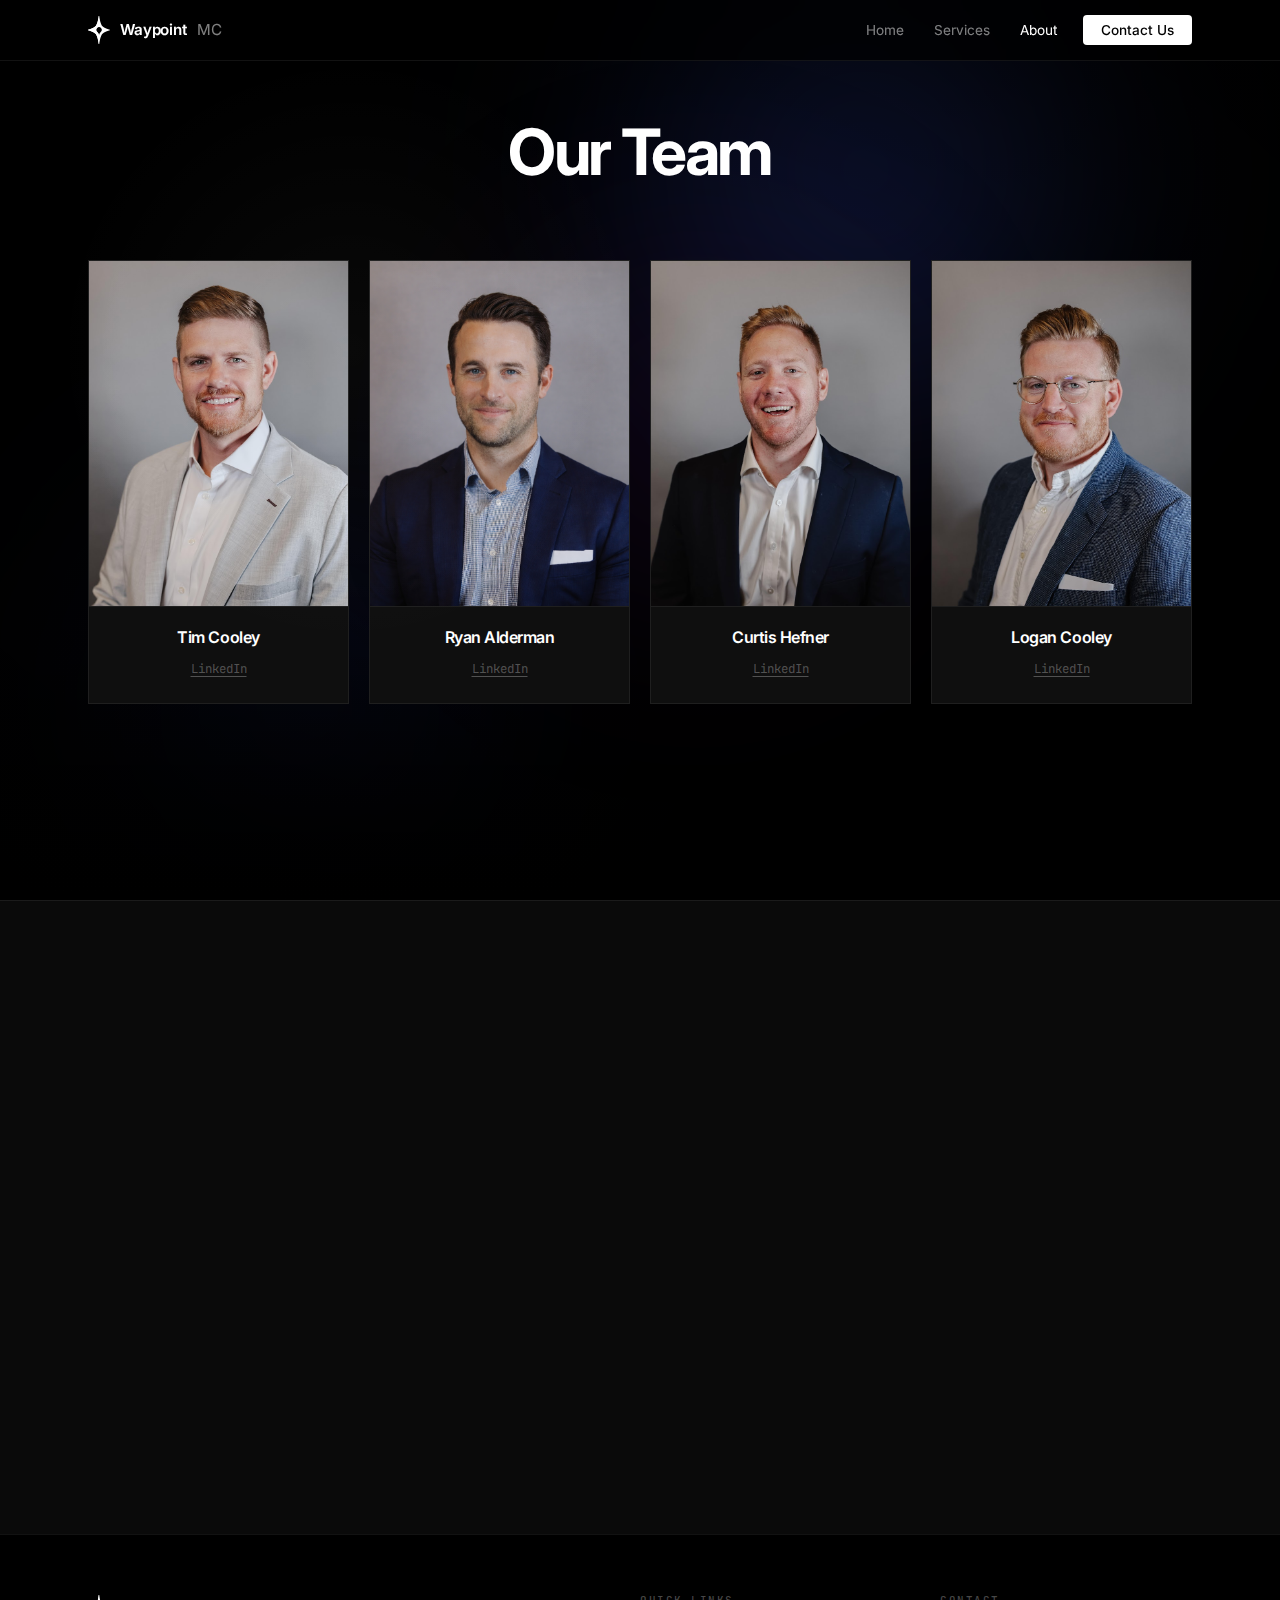
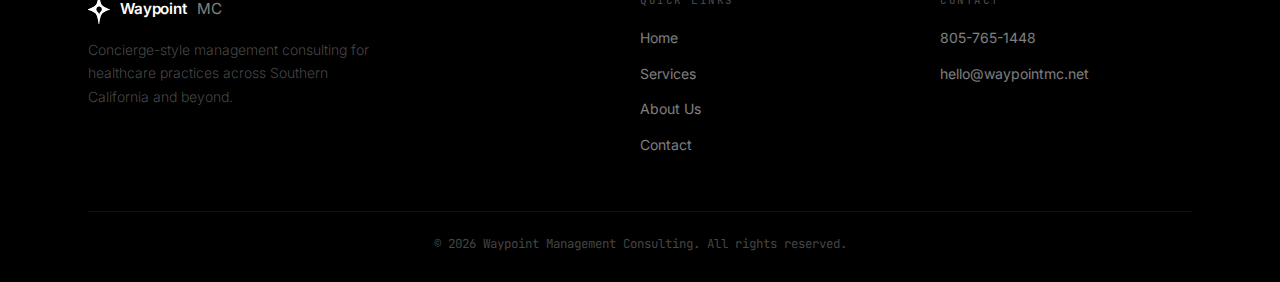
<file: about.html>
<!DOCTYPE html>
<html lang="en">
<head>
  <meta charset="UTF-8">
  <meta name="viewport" content="width=device-width, initial-scale=1.0">
  <title>About Us — Waypoint Management Consulting</title>
  <meta name="description" content="Meet the Waypoint team — experienced healthcare consultants dedicated to helping your practice thrive.">
  <link rel="preconnect" href="https://fonts.googleapis.com">
  <link rel="preconnect" href="https://fonts.gstatic.com" crossorigin>
  <link rel="stylesheet" href="css/style.css">
</head>
<body>

  <!-- Global cursor glow -->
  <div id="cursor-glow"></div>

  <!-- Navigation -->
  <nav class="nav">
    <div class="nav-inner">
      <a href="index.html" class="nav-logo">
        <img src="img/icon-white.svg" alt="Waypoint" width="28" height="36">
        Waypoint <span>MC</span>
      </a>
      <ul class="nav-links">
        <li><a href="index.html">Home</a></li>
        <li><a href="services.html">Services</a></li>
        <li><a href="about.html" class="active">About</a></li>
        <li><a href="contact.html" class="btn-nav">Contact Us</a></li>
      </ul>
      <button class="nav-toggle" aria-label="Toggle menu">
        <span></span><span></span><span></span>
      </button>
    </div>
  </nav>

  <!-- Hero + Team -->
  <section class="hero hero-page hero-team">
    <div class="hero-orbs">
      <div class="orb orb-1" style="background: radial-gradient(circle, rgba(30,45,115,0.5) 0%, transparent 70%);"></div>
      <div class="orb orb-2" style="background: radial-gradient(circle, rgba(18,25,75,0.42) 0%, transparent 70%);"></div>
      <div class="orb orb-3" style="background: radial-gradient(circle, rgba(55,18,85,0.32) 0%, transparent 70%);"></div>
    </div>
    <div class="container">
      <div class="hero-content">
        <h1>Our Team</h1>
      </div>
      <div class="team-grid stagger">
        <div class="team-card fade-in">
          <img class="team-card-img" src="img/tim.jpg" alt="Tim Cooley">
          <div class="team-card-info">
            <h3>Tim Cooley</h3>
            <a href="https://www.linkedin.com/in/cooleytim/" class="social-link" target="_blank">LinkedIn</a>
          </div>
        </div>
        <div class="team-card fade-in">
          <img class="team-card-img" src="img/ryan.jpg" alt="Ryan Alderman">
          <div class="team-card-info">
            <h3>Ryan Alderman</h3>
            <a href="https://www.linkedin.com/in/ryan-alderman-ab436aaa/" class="social-link" target="_blank">LinkedIn</a>
          </div>
        </div>
        <div class="team-card fade-in">
          <img class="team-card-img" src="img/curtis.jpg" alt="Curtis Hefner">
          <div class="team-card-info">
            <h3>Curtis Hefner</h3>
            <a href="https://www.linkedin.com/in/curtis-hefner/" class="social-link" target="_blank">LinkedIn</a>
          </div>
        </div>
        <div class="team-card fade-in">
          <img class="team-card-img" src="img/logan.jpg" alt="Logan Cooley">
          <div class="team-card-info">
            <h3>Logan Cooley</h3>
            <a href="https://www.linkedin.com/in/logan-cooley-8807bb4a/" class="social-link" target="_blank">LinkedIn</a>
          </div>
        </div>
      </div>
    </div>
  </section>

  <!-- Mission + Values -->
  <section class="section section-alt">
    <div class="container">
      <div class="about-split fade-in">
        <div class="about-mission">
          <span class="overline">Our Mission</span>
          <h2>We're In It With You</h2>
          <p>Waypoint was founded on a simple principle: the best consulting happens when you're fully embedded in the work — not advising from the sidelines. We show up every day, work alongside your team, and treat your success as our own.</p>
          <a href="contact.html" class="btn btn-primary" style="margin-top: 28px;">Get in Touch</a>
        </div>
        <div class="about-values stagger">
          <div class="about-value fade-in">
            <h4>Partnership</h4>
            <p>We don't just advise — we embed. Your challenges become our challenges, and your wins are our wins.</p>
          </div>
          <div class="about-value fade-in">
            <h4>Transparency</h4>
            <p>Clear communication, honest assessments, and no surprises. We keep you informed every step of the way.</p>
          </div>
          <div class="about-value fade-in">
            <h4>Results</h4>
            <p>Every strategy we build is tied to measurable outcomes. If it doesn't move the needle, we adjust until it does.</p>
          </div>
        </div>
      </div>
    </div>
  </section>

  <!-- Footer -->
  <footer class="footer">
    <div class="container">
      <div class="footer-grid">
        <div class="footer-brand">
          <a href="index.html" class="nav-logo">
            <img src="img/icon-white.svg" alt="Waypoint" width="28" height="36">
            Waypoint <span>MC</span>
          </a>
          <p>Concierge-style management consulting for healthcare practices across Southern California and beyond.</p>
        </div>
        <div>
          <h4>Quick Links</h4>
          <ul class="footer-links">
            <li><a href="index.html">Home</a></li>
            <li><a href="services.html">Services</a></li>
            <li><a href="about.html">About Us</a></li>
            <li><a href="contact.html">Contact</a></li>
          </ul>
        </div>
        <div>
          <h4>Contact</h4>
          <ul class="footer-links">
            <li><a href="tel:805-765-1448">805-765-1448</a></li>
            <li><a href="mailto:hello@waypointmc.net">hello@waypointmc.net</a></li>
          </ul>
        </div>
      </div>
      <div class="footer-bottom">
        &copy; 2026 Waypoint Management Consulting. All rights reserved.
      </div>
    </div>
  </footer>

  <script src="js/main.js"></script>
</body>
</html>
</file>
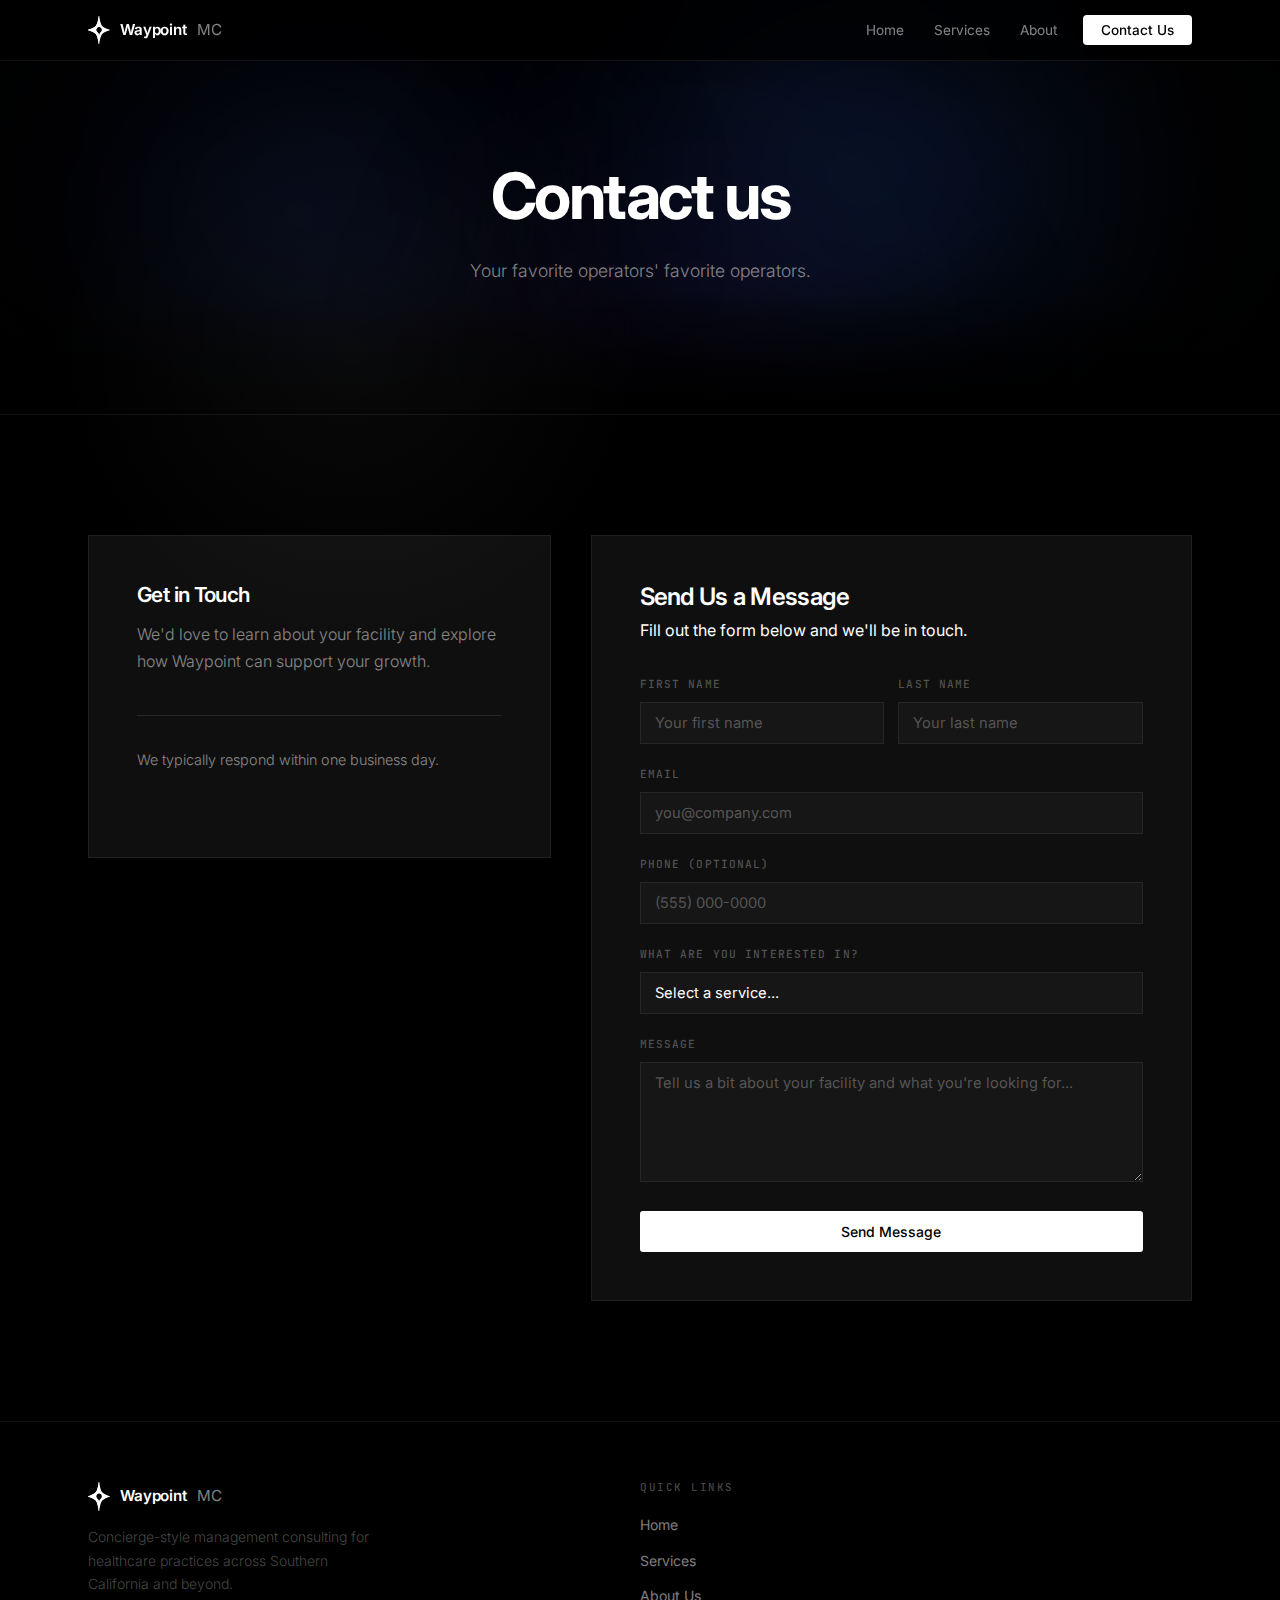
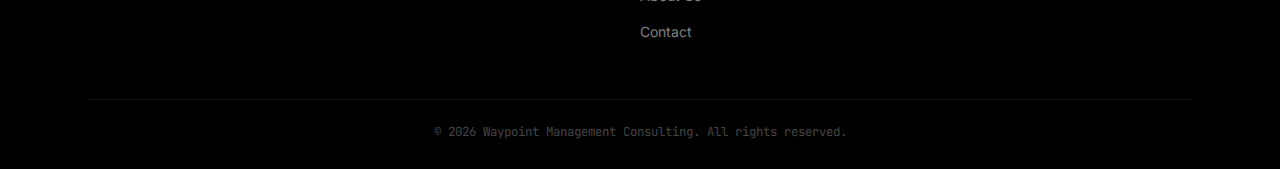
<file: contact.html>
<!DOCTYPE html>
<html lang="en">
<head>
  <meta charset="UTF-8">
  <meta name="viewport" content="width=device-width, initial-scale=1.0">
  <title>Contact Us — Waypoint Management Consulting</title>
  <meta name="description" content="Get in touch with Waypoint Management Consulting. Let's see how we can help your healthcare practice grow.">
  <link rel="icon" href="img/icon-white.svg" type="image/svg+xml">
  <meta property="og:title" content="Contact Us — Waypoint Management Consulting">
  <meta property="og:description" content="Get in touch with Waypoint Management Consulting. Let's see how we can help your healthcare practice grow.">
  <meta property="og:type" content="website">
  <meta property="og:url" content="https://waypointmc.net/contact.html">
  <link rel="preconnect" href="https://fonts.googleapis.com">
  <link rel="preconnect" href="https://fonts.gstatic.com" crossorigin>
  <link rel="stylesheet" href="css/style.css">
</head>
<body>

  <!-- Global cursor glow -->
  <div id="cursor-glow"></div>

  <!-- Navigation -->
  <nav class="nav">
    <div class="nav-inner">
      <a href="index.html" class="nav-logo">
        <img src="img/icon-white.svg" alt="Waypoint" width="28" height="36">
        Waypoint <span>MC</span>
      </a>
      <ul class="nav-links">
        <li><a href="index.html">Home</a></li>
        <li><a href="services.html">Services</a></li>
        <li><a href="about.html">About</a></li>
        <li><a href="contact.html" class="btn-nav active">Contact Us</a></li>
      </ul>
      <button class="nav-toggle" aria-label="Toggle menu">
        <span></span><span></span><span></span>
      </button>
    </div>
  </nav>

  <!-- Hero -->
  <section class="hero hero-page">
    <div class="hero-orbs">
      <div class="orb orb-1" style="background: radial-gradient(circle, rgba(20,48,105,0.48) 0%, transparent 70%);"></div>
      <div class="orb orb-2" style="background: radial-gradient(circle, rgba(12,28,78,0.42) 0%, transparent 70%);"></div>
      <div class="orb orb-3" style="background: radial-gradient(circle, rgba(42,18,78,0.28) 0%, transparent 70%);"></div>
    </div>
    <div class="container">
      <div class="hero-content">
        <h1>Contact us</h1>
        <p>Your favorite operators' favorite operators.</p>
      </div>
    </div>
  </section>

  <!-- Contact Form + Info -->
  <section class="section">
    <div class="container">
      <div class="contact-grid fade-in">

        <!-- Contact Info -->
        <div class="contact-info-card">
          <h3>Get in Touch</h3>
          <p>We'd love to learn about your facility and explore how Waypoint can support your growth.</p>

          <div style="margin-top: 40px; padding-top: 32px; border-top: 1px solid rgba(255,255,255,0.1);">
            <p style="font-size: 0.9rem; color: rgba(255,255,255,0.5);">We typically respond within one business day.</p>
          </div>
        </div>

        <!-- Form -->
        <div class="form-card">
          <h3 style="font-size: 1.5rem; margin-bottom: 8px;">Send Us a Message</h3>
          <p style="color: var(--color-text-light); margin-bottom: 32px;">Fill out the form below and we'll be in touch.</p>

          <form action="https://formspree.io/f/mlgwkjjy" method="POST" id="contact-form">
            <div class="form-row">
              <div class="form-group">
                <label for="firstName">First Name</label>
                <input type="text" id="firstName" name="firstName" placeholder="Your first name" required>
              </div>
              <div class="form-group">
                <label for="lastName">Last Name</label>
                <input type="text" id="lastName" name="lastName" placeholder="Your last name" required>
              </div>
            </div>

            <div class="form-group">
              <label for="email">Email</label>
              <input type="email" id="email" name="email" placeholder="you@company.com" required>
            </div>

            <div class="form-group">
              <label for="phone">Phone (optional)</label>
              <input type="tel" id="phone" name="phone" placeholder="(555) 000-0000">
            </div>

            <div class="form-group">
              <label for="service">What are you interested in?</label>
              <select id="service" name="service">
                <option value="">Select a service...</option>
                <option value="strategy">Strategy Planning & Optimization</option>
                <option value="alacarte">A-la-carte Facility Services</option>
                <option value="fullsuite">Full-Suite Management Support</option>
                <option value="other">Not sure / Other</option>
              </select>
            </div>

            <div class="form-group">
              <label for="message">Message</label>
              <textarea id="message" name="message" placeholder="Tell us a bit about your facility and what you're looking for..." required></textarea>
            </div>

            <button type="submit" class="btn btn-primary" style="width: 100%; justify-content: center;">Send Message</button>
          </form>
        </div>

      </div>
    </div>
  </section>

  <!-- Footer -->
  <footer class="footer">
    <div class="container">
      <div class="footer-grid">
        <div class="footer-brand">
          <a href="index.html" class="nav-logo">
            <img src="img/icon-white.svg" alt="Waypoint" width="28" height="36">
            Waypoint <span>MC</span>
          </a>
          <p>Concierge-style management consulting for healthcare practices across Southern California and beyond.</p>
        </div>
        <div>
          <h4>Quick Links</h4>
          <ul class="footer-links">
            <li><a href="index.html">Home</a></li>
            <li><a href="services.html">Services</a></li>
            <li><a href="about.html">About Us</a></li>
            <li><a href="contact.html">Contact</a></li>
          </ul>
        </div>
      </div>
      <div class="footer-bottom">
        &copy; 2026 Waypoint Management Consulting. All rights reserved.
      </div>
    </div>
  </footer>

  <script src="js/main.js"></script>
  <script>
    document.getElementById('contact-form').addEventListener('submit', function(e) {
      e.preventDefault();
      const btn = this.querySelector('button[type="submit"]');
      btn.textContent = 'Sending...';
      btn.disabled = true;

      fetch(this.action, {
        method: 'POST',
        body: new FormData(this),
        headers: { 'Accept': 'application/json' }
      }).then(function(res) {
        if (res.ok) {
          btn.textContent = 'Message Sent!';
          btn.style.background = '#2c5f7c';
          document.getElementById('contact-form').reset();
          setTimeout(() => {
            btn.textContent = 'Send Message';
            btn.style.background = '';
            btn.disabled = false;
          }, 3000);
        } else {
          btn.textContent = 'Error — please try again';
          btn.disabled = false;
        }
      }).catch(function() {
        btn.textContent = 'Error — please try again';
        btn.disabled = false;
      });
    });
  </script>
</body>
</html>
</file>
<file: css/style.css>
/* ========================================
   Waypoint Management Consulting
   Premium Dark Redesign
   ======================================== */

@import url('https://fonts.googleapis.com/css2?family=Inter:wght@300;400;500;600;700&family=JetBrains+Mono:wght@400;500&display=swap');

:root {
  --color-bg: #000000;
  --color-bg-elevated: #0a0a0a;
  --color-bg-card: #0f0f0f;
  --color-bg-hover: #161616;
  --color-surface: #080808;
  --color-border: rgba(255,255,255,0.07);
  --color-border-hover: rgba(255,255,255,0.16);
  --color-text: #ffffff;
  --color-text-secondary: rgba(255,255,255,0.5);
  --color-text-tertiary: rgba(255,255,255,0.28);
  --color-accent: #ffffff;
  --font-body: 'Inter', -apple-system, BlinkMacSystemFont, sans-serif;
  --font-mono: 'JetBrains Mono', 'SF Mono', monospace;
  --transition: 0.25s cubic-bezier(0.4, 0, 0.2, 1);
  --max-width: 1200px;
}

/* Cursor glow */
#cursor-glow {
  position: fixed;
  width: 700px;
  height: 700px;
  border-radius: 50%;
  background: radial-gradient(circle, rgba(255,255,255,0.035) 0%, transparent 60%);
  pointer-events: none;
  z-index: 9998;
  top: 0;
  left: 0;
  will-change: transform;
  mix-blend-mode: screen;
}

*, *::before, *::after { box-sizing: border-box; margin: 0; padding: 0; }

html { scroll-behavior: smooth; font-size: 16px; }

body {
  font-family: var(--font-body);
  color: var(--color-text);
  background: var(--color-bg);
  line-height: 1.6;
  -webkit-font-smoothing: antialiased;
  overflow-x: hidden;
}

img { max-width: 100%; height: auto; display: block; }

a { color: var(--color-text); text-decoration: none; transition: opacity var(--transition); }
a:hover { opacity: 0.65; }

h1, h2, h3, h4 {
  font-family: var(--font-body);
  color: var(--color-text);
  font-weight: 600;
  line-height: 1.1;
  letter-spacing: -0.03em;
}

.container {
  max-width: var(--max-width);
  margin: 0 auto;
  padding: 0 48px;
}

/* ========================================
   Navigation
   ======================================== */

.nav {
  position: fixed;
  top: 0; left: 0; right: 0;
  z-index: 1000;
  background: rgba(0,0,0,0.7);
  backdrop-filter: blur(24px);
  -webkit-backdrop-filter: blur(24px);
  border-bottom: 1px solid var(--color-border);
  transition: all var(--transition);
}

.nav-inner {
  max-width: var(--max-width);
  margin: 0 auto;
  padding: 0 48px;
  display: flex;
  align-items: center;
  justify-content: space-between;
  height: 60px;
}

.nav-logo {
  display: flex;
  align-items: center;
  gap: 10px;
  font-size: 0.95rem;
  font-weight: 600;
  letter-spacing: -0.01em;
}
.nav-logo img { width: 22px; height: auto; }
.nav-logo span { color: var(--color-text-secondary); font-weight: 400; }

.nav-links {
  display: flex;
  align-items: center;
  gap: 2px;
  list-style: none;
}

.nav-links a {
  padding: 7px 14px;
  color: var(--color-text-secondary);
  font-size: 0.85rem;
  font-weight: 400;
  transition: color var(--transition);
}

.nav-links a:hover, .nav-links a.active {
  color: var(--color-text);
  opacity: 1;
}

.nav-links .btn-nav,
.nav-links a.btn-nav.active,
.nav-links a.btn-nav:hover {
  background: var(--color-text);
  color: var(--color-bg) !important;
  padding: 7px 18px;
  border-radius: 4px;
  margin-left: 10px;
  font-weight: 500;
}

.nav-toggle {
  display: none;
  background: none;
  border: none;
  cursor: pointer;
  padding: 8px;
}

.nav-toggle span {
  display: block;
  width: 20px;
  height: 1.5px;
  background: var(--color-text);
  margin: 5px 0;
  transition: all var(--transition);
}

/* ========================================
   Hero
   ======================================== */

.hero {
  position: relative;
  min-height: 100vh;
  display: flex;
  align-items: center;
  justify-content: center;
  text-align: center;
  overflow: hidden;
  padding-top: 60px;
  background: #000;
}

/* CSS orbs */
.hero-orbs {
  position: absolute;
  inset: 0;
  z-index: 0;
  overflow: hidden;
}

.orb {
  position: absolute;
  border-radius: 50%;
  filter: blur(90px);
}

.orb-1 {
  width: 700px; height: 700px;
  background: radial-gradient(circle, rgba(24,52,120,0.55) 0%, transparent 70%);
  top: -180px; right: 5%;
  animation: orbFloat1 22s ease-in-out infinite;
}

.orb-2 {
  width: 600px; height: 600px;
  background: radial-gradient(circle, rgba(14,30,80,0.45) 0%, transparent 70%);
  bottom: -100px; left: 0%;
  animation: orbFloat2 28s ease-in-out infinite;
}

.orb-3 {
  width: 500px; height: 500px;
  background: radial-gradient(circle, rgba(40,20,80,0.3) 0%, transparent 70%);
  top: 20%; left: 35%;
  animation: orbFloat3 18s ease-in-out infinite;
}

@keyframes orbFloat1 {
  0%,100% { transform: translate(0,0) scale(1); }
  33%     { transform: translate(-90px,70px) scale(1.08); }
  66%     { transform: translate(60px,-50px) scale(0.94); }
}
@keyframes orbFloat2 {
  0%,100% { transform: translate(0,0) scale(1); }
  40%     { transform: translate(110px,-70px) scale(1.06); }
  70%     { transform: translate(-50px,50px) scale(0.97); }
}
@keyframes orbFloat3 {
  0%,100% { transform: translate(0,0) scale(1); }
  50%     { transform: translate(-70px,-90px) scale(1.12); }
}

#hero-canvas {
  position: absolute;
  inset: 0;
  z-index: 1;
  display: block;
}

/* Edge vignette */
.hero::before {
  content: '';
  position: absolute;
  inset: 0;
  background: radial-gradient(ellipse 75% 65% at 50% 45%, transparent 35%, rgba(0,0,0,0.75) 100%);
  z-index: 2;
  pointer-events: none;
}

/* Bottom fade */
.hero::after {
  content: '';
  position: absolute;
  bottom: 0; left: 0; right: 0;
  height: 30%;
  background: linear-gradient(to bottom, transparent, #000);
  z-index: 2;
  pointer-events: none;
}

.hero .container { position: relative; z-index: 3; }

.hero-eyebrow {
  display: inline-block;
  font-family: var(--font-mono);
  font-size: 0.72rem;
  font-weight: 500;
  letter-spacing: 0.2em;
  text-transform: uppercase;
  color: var(--color-text-tertiary);
  margin-bottom: 28px;
}

.hero-content {
  max-width: 780px;
  margin: 0 auto;
  padding: 80px 0 100px;
}

.hero h1 {
  font-size: clamp(3.5rem, 7vw, 6rem);
  font-weight: 700;
  letter-spacing: -0.04em;
  line-height: 1.0;
  margin-bottom: 28px;
}

.hero p {
  font-size: 1.1rem;
  color: var(--color-text-secondary);
  margin-bottom: 44px;
  max-width: 480px;
  margin-left: auto;
  margin-right: auto;
  line-height: 1.75;
  font-weight: 300;
}

/* Page hero (sub-pages) */
.hero-page {
  min-height: 46vh;
  text-align: center;
  justify-content: center;
}

.hero-page .hero-content { padding: 80px 0 60px; }
.hero-page h1 { font-size: clamp(2.5rem, 5vw, 4rem); }
.hero-page p { max-width: 560px; }

/* ========================================
   Buttons
   ======================================== */

.btn {
  display: inline-flex;
  align-items: center;
  gap: 8px;
  padding: 12px 28px;
  border-radius: 3px;
  font-family: var(--font-body);
  font-size: 0.875rem;
  font-weight: 500;
  border: none;
  cursor: pointer;
  transition: all var(--transition);
  text-decoration: none;
  letter-spacing: 0;
}

.btn-primary { background: #fff; color: #000; }
.btn-primary:hover { background: rgba(255,255,255,0.88); color: #000; opacity: 1; }

.btn-outline {
  background: transparent;
  color: var(--color-text-secondary);
  border: 1px solid var(--color-border);
}
.btn-outline:hover { border-color: var(--color-border-hover); color: var(--color-text); opacity: 1; }

.btn-group { display: flex; justify-content: center; gap: 12px; flex-wrap: wrap; }

/* ========================================
   Sections
   ======================================== */

.section { padding: 120px 0; border-top: 1px solid var(--color-border); }
.section-alt  { background: var(--color-bg-elevated); }
.section-dark { background: var(--color-surface); }

.section-header {
  max-width: 640px;
  margin-bottom: 72px;
}

.section-header .overline {
  display: inline-block;
  color: var(--color-text-tertiary);
  font-family: var(--font-mono);
  font-size: 0.72rem;
  font-weight: 500;
  letter-spacing: 0.16em;
  text-transform: uppercase;
  margin-bottom: 16px;
}

.section-header h2 {
  font-size: clamp(1.9rem, 3.2vw, 2.8rem);
  margin-bottom: 18px;
  letter-spacing: -0.03em;
}

.section-header p {
  color: var(--color-text-secondary);
  font-size: 1rem;
  font-weight: 300;
  line-height: 1.75;
}

/* ========================================
   Cards
   ======================================== */

.card {
  background: var(--color-bg-card);
  border: 1px solid var(--color-border);
  padding: 40px;
  transition: all var(--transition);
  position: relative;
}

.card::before {
  content: '';
  position: absolute;
  inset: 0;
  background: linear-gradient(135deg, rgba(255,255,255,0.02) 0%, transparent 60%);
  pointer-events: none;
  opacity: 0;
  transition: opacity var(--transition);
}

.card:hover {
  border-color: rgba(255,255,255,0.14);
  background: var(--color-bg-hover);
}

.card:hover::before { opacity: 1; }

/* Flip Cards */
.flip-card { perspective: 1000px; height: 260px; }

.flip-card-inner {
  position: relative;
  width: 100%;
  height: 100%;
  transition: transform 0.65s cubic-bezier(0.4, 0, 0.2, 1);
  transform-style: preserve-3d;
}

.flip-card:hover .flip-card-inner { transform: rotateY(180deg); }

.flip-card-front,
.flip-card-back {
  position: absolute;
  width: 100%;
  height: 100%;
  backface-visibility: hidden;
  -webkit-backface-visibility: hidden;
  display: flex;
  flex-direction: column;
  justify-content: center;
  overflow: hidden;
}

.flip-card-back {
  transform: rotateY(180deg);
  background: var(--color-bg-hover);
  border-color: rgba(255,255,255,0.12);
}

.flip-card-front h3, .flip-card-back h3 { margin-bottom: 14px; font-size: 1.05rem; }
.flip-card-front p,  .flip-card-back p  { color: var(--color-text-secondary); line-height: 1.7; font-size: 0.92rem; }

.card-icon {
  width: 44px; height: 44px;
  display: flex; align-items: center; justify-content: center;
  margin-bottom: 22px;
  font-size: 1.4rem;
  background: rgba(255,255,255,0.04);
  border: 1px solid var(--color-border);
}

.card h3 { font-size: 1.1rem; font-weight: 600; margin-bottom: 10px; letter-spacing: -0.02em; }
.card p  { color: var(--color-text-secondary); font-weight: 300; line-height: 1.7; font-size: 0.92rem; }

/* Grids */
.grid-3 {
  display: grid;
  grid-template-columns: repeat(3, 1fr);
  gap: 1px;
  border: 1px solid var(--color-border);
}
.grid-3 > .card { border: none; border-right: 1px solid var(--color-border); }
.grid-3 > .card:last-child { border-right: none; }

.grid-2 { display: grid; grid-template-columns: repeat(2, 1fr); gap: 24px; }

/* ========================================
   Testimonials
   ======================================== */

.testimonial-card {
  background: var(--color-bg-card);
  border: 1px solid var(--color-border);
  padding: 48px;
  position: relative;
}

.testimonial-card::before {
  content: '\201C';
  font-size: 5rem;
  color: rgba(255,255,255,0.05);
  position: absolute;
  top: 16px; left: 32px;
  line-height: 1;
  font-weight: 700;
}

.testimonial-card p {
  font-size: 0.98rem;
  color: var(--color-text-secondary);
  line-height: 1.8;
  font-weight: 300;
  font-style: normal;
}

/* ========================================
   Team
   ======================================== */

.hero-team {
  min-height: 100vh;
  align-items: flex-start;
  padding-bottom: 140px;
}

.hero-team .hero-content {
  padding: 60px 0 48px;
}

.hero-team .container {
  width: 100%;
}

.team-grid {
  display: grid;
  grid-template-columns: repeat(4, 1fr);
  gap: 20px;
}

@media (max-width: 968px) {
  .team-grid { grid-template-columns: repeat(2, 1fr); }
}

@media (max-width: 480px) {
  .team-grid { grid-template-columns: 1fr 1fr; gap: 12px; }
}

.team-card {
  text-align: center;
  background: var(--color-bg-card);
  border: 1px solid var(--color-border);
  overflow: hidden;
  transition: all var(--transition);
}

.team-card:hover { border-color: var(--color-border-hover); }

.team-card-img {
  width: 100%;
  aspect-ratio: 3 / 4;
  object-fit: cover;
  object-position: center top;
  background: var(--color-bg-hover);
  display: block;
}

.team-card-info { padding: 22px; border-top: 1px solid var(--color-border); }

.team-card h3 { font-size: 1rem; font-weight: 600; margin-bottom: 8px; }

.team-card .social-link {
  display: inline-flex;
  align-items: center;
  gap: 4px;
  font-size: 0.78rem;
  font-family: var(--font-mono);
  color: var(--color-text-tertiary);
  text-decoration: underline;
  text-underline-offset: 3px;
}
.team-card .social-link:hover { color: var(--color-text-secondary); opacity: 1; }

/* ========================================
   Services Intro
   ======================================== */

.services-intro-section {
  padding-bottom: 80px;
  position: relative;
}

.services-intro-section .container {
  position: relative;
  z-index: 2;
}

#services-canvas {
  position: absolute;
  inset: 0;
  z-index: 1;
  display: block;
}

/* Section ambient orbs */
.section-orbs {
  position: absolute;
  inset: 0;
  pointer-events: none;
  z-index: 0;
}

.section-orb {
  position: absolute;
  border-radius: 50%;
  filter: blur(140px);
}

.so-1 {
  width: 1100px; height: 1100px;
  background: radial-gradient(circle, rgba(18,55,110,0.32) 0%, transparent 70%);
  top: -200px; right: -5%;
  animation: slowFloat1 48s ease-in-out infinite;
}

.so-2 {
  width: 900px; height: 900px;
  background: radial-gradient(circle, rgba(12,28,78,0.26) 0%, transparent 70%);
  bottom: -300px; left: -5%;
  animation: slowFloat2 60s ease-in-out infinite;
}

.so-3 {
  width: 700px; height: 700px;
  background: radial-gradient(circle, rgba(40,15,80,0.2) 0%, transparent 70%);
  top: 30%; left: 35%;
  animation: slowFloat3 38s ease-in-out infinite;
}

@keyframes slowFloat1 {
  0%,100% { transform: translate(0,0) scale(1); }
  33%     { transform: translate(-100px, 80px) scale(1.07); }
  66%     { transform: translate(70px, -50px) scale(0.94); }
}
@keyframes slowFloat2 {
  0%,100% { transform: translate(0,0) scale(1); }
  40%     { transform: translate(120px, -80px) scale(1.05); }
  70%     { transform: translate(-60px, 60px) scale(0.96); }
}
@keyframes slowFloat3 {
  0%,100% { transform: translate(0,0) scale(1); }
  50%     { transform: translate(-80px, -100px) scale(1.1); }
}

.services-lead {
  font-size: clamp(1.6rem, 3vw, 2.4rem);
  font-weight: 600;
  line-height: 1.3;
  letter-spacing: -0.03em;
  color: var(--color-text);
  text-align: center;
  max-width: 820px;
  margin: 0 auto 56px;
}

.services-cards {
  display: grid;
  grid-template-columns: repeat(4, 1fr);
  gap: 1px;
  background: var(--color-border);
  border: 1px solid var(--color-border);
}

/* Shared base */
.sc-half, .sc-pillar, .sc-full, .sc-belief {
  background: var(--color-bg-card);
  padding: 44px 40px;
}

/* Row 1: two equal halves */
.sc-half  { grid-column: span 2; }

/* Row 2: four equal pillars */
.sc-pillar { grid-column: span 1; }

/* Row 2: Our Process block */
.sc-process {
  grid-column: span 4;
  background: var(--color-bg-card);
  padding: 44px 40px;
}

.sc-process .overline {
  display: block;
  font-family: var(--font-mono);
  font-size: 0.68rem;
  font-weight: 500;
  letter-spacing: 0.16em;
  text-transform: uppercase;
  color: var(--color-text-tertiary);
  margin-bottom: 28px;
}

.sc-process-grid {
  display: grid;
  grid-template-columns: repeat(4, 1fr);
  gap: 1px;
  background: var(--color-border);
  border: 1px solid var(--color-border);
}

.sc-process-item {
  background: var(--color-bg-elevated);
  padding: 36px 32px;
}

.sc-process-item p {
  color: var(--color-text-secondary);
  font-size: 1.05rem;
  font-weight: 300;
  line-height: 1.6;
}

/* Row 3: full width */
.sc-full  { grid-column: span 4; }

/* Overlines */
.sc-half .overline,
.sc-full .overline {
  display: block;
  font-family: var(--font-mono);
  font-size: 0.68rem;
  font-weight: 500;
  letter-spacing: 0.16em;
  text-transform: uppercase;
  color: var(--color-text-tertiary);
  margin-bottom: 20px;
}

/* Body text */
.sc-half p, .sc-full p {
  color: var(--color-text-secondary);
  font-size: 1.15rem;
  font-weight: 300;
  line-height: 1.75;
}

/* Belief card */
.sc-belief {
  background: var(--color-bg-hover);
  display: flex;
  align-items: center;
}
.sc-belief p {
  font-size: 1.15rem !important;
  color: rgba(255,255,255,0.65) !important;
  font-weight: 300;
  line-height: 1.55;
  letter-spacing: -0.01em;
}

.pillar-num {
  display: block;
  font-family: var(--font-mono);
  font-size: 0.68rem;
  color: var(--color-text-tertiary);
  letter-spacing: 0.1em;
  margin-bottom: 16px;
}

@media (max-width: 968px) {
  .sc-process-grid { grid-template-columns: repeat(2, 1fr); }
}
@media (max-width: 640px) {
  .services-cards { grid-template-columns: 1fr; }
  .sc-half, .sc-full { grid-column: span 1; }
  .sc-process-grid { grid-template-columns: 1fr; }
}

/* ========================================
   About Split
   ======================================== */

.about-split {
  display: grid;
  grid-template-columns: 1fr 1fr;
  gap: 80px;
  align-items: start;
}

.about-mission .overline {
  display: inline-block;
  color: var(--color-text-tertiary);
  font-family: var(--font-mono);
  font-size: 0.72rem;
  font-weight: 500;
  letter-spacing: 0.16em;
  text-transform: uppercase;
  margin-bottom: 16px;
}

.about-mission h2 {
  font-size: clamp(1.9rem, 3vw, 2.6rem);
  margin-bottom: 20px;
  letter-spacing: -0.03em;
}

.about-mission p {
  color: var(--color-text-secondary);
  font-size: 1rem;
  font-weight: 300;
  line-height: 1.75;
}

.about-values {
  display: flex;
  flex-direction: column;
  gap: 0;
}

.about-value {
  border-top: 1px solid var(--color-border);
  padding: 28px 0;
}

.about-value:last-child {
  border-bottom: 1px solid var(--color-border);
}

.about-value h4 {
  font-size: 0.95rem;
  font-weight: 600;
  letter-spacing: -0.01em;
  margin-bottom: 8px;
}

.about-value p {
  color: var(--color-text-secondary);
  font-size: 0.9rem;
  font-weight: 300;
  line-height: 1.7;
}

@media (max-width: 768px) {
  .about-split { grid-template-columns: 1fr; gap: 48px; }
}

/* ========================================
   Stats
   ======================================== */

.stats-row {
  display: grid;
  grid-template-columns: repeat(2, 1fr);
  max-width: 700px;
  margin: 0 auto;
  border: 1px solid var(--color-border);
}

.stat {
  text-align: center;
  padding: 52px 24px;
  border-right: 1px solid var(--color-border);
}
.stat:last-child { border-right: none; }

.stat-number {
  font-size: 3.2rem;
  font-weight: 700;
  display: block;
  line-height: 1;
  letter-spacing: -0.05em;
}

.stat-label {
  font-family: var(--font-mono);
  font-size: 0.7rem;
  color: var(--color-text-tertiary);
  margin-top: 10px;
  text-transform: uppercase;
  letter-spacing: 0.12em;
  display: block;
}

/* ========================================
   Contact
   ======================================== */

.contact-grid {
  display: grid;
  grid-template-columns: 1fr 1.3fr;
  gap: 40px;
  align-items: start;
}

.contact-info-card {
  background: var(--color-bg-card);
  border: 1px solid var(--color-border);
  padding: 48px;
}
.contact-info-card h3 { font-size: 1.3rem; margin-bottom: 14px; font-weight: 600; }
.contact-info-card p  { color: var(--color-text-secondary); margin-bottom: 36px; font-weight: 300; line-height: 1.7; }

.contact-detail { display: flex; align-items: center; gap: 16px; margin-bottom: 22px; }

.contact-detail-icon {
  width: 38px; height: 38px;
  display: flex; align-items: center; justify-content: center;
  font-size: 1rem;
  background: rgba(255,255,255,0.04);
  border: 1px solid var(--color-border);
  flex-shrink: 0;
}

.contact-detail-text { font-size: 0.92rem; color: var(--color-text-secondary); }
.contact-detail-text small {
  display: block;
  font-family: var(--font-mono);
  font-size: 0.68rem;
  color: var(--color-text-tertiary);
  text-transform: uppercase;
  letter-spacing: 0.1em;
  margin-bottom: 3px;
}
.contact-detail-text a { color: var(--color-text-secondary); }

.form-card { background: var(--color-bg-card); border: 1px solid var(--color-border); padding: 48px; }

.form-group { margin-bottom: 22px; }
.form-group label {
  display: block;
  font-family: var(--font-mono);
  font-size: 0.7rem;
  font-weight: 500;
  text-transform: uppercase;
  letter-spacing: 0.1em;
  margin-bottom: 8px;
  color: var(--color-text-tertiary);
}

.form-group input,
.form-group textarea,
.form-group select {
  width: 100%;
  padding: 11px 14px;
  border: 1px solid var(--color-border);
  background: rgba(255,255,255,0.03);
  font-family: var(--font-body);
  font-size: 0.92rem;
  color: var(--color-text);
  transition: border-color var(--transition);
  border-radius: 0;
}

.form-group input:focus,
.form-group textarea:focus,
.form-group select:focus {
  outline: none;
  border-color: rgba(255,255,255,0.25);
}

.form-group input::placeholder,
.form-group textarea::placeholder { color: var(--color-text-tertiary); }
.form-group textarea { min-height: 120px; resize: vertical; }
.form-group select { appearance: none; cursor: pointer; }
.form-row { display: grid; grid-template-columns: 1fr 1fr; gap: 14px; }

/* ========================================
   CTA
   ======================================== */

.cta-section {
  background: var(--color-bg);
  border-top: 1px solid var(--color-border);
  text-align: center;
  padding: 120px 0;
}

.cta-section h2 {
  font-size: clamp(1.9rem, 3.2vw, 2.8rem);
  margin-bottom: 16px;
  letter-spacing: -0.03em;
}

.cta-section p {
  color: var(--color-text-secondary);
  font-size: 1rem;
  font-weight: 300;
  max-width: 420px;
  margin: 0 auto 38px;
  line-height: 1.75;
}

/* ========================================
   Footer
   ======================================== */

.footer {
  background: var(--color-bg);
  border-top: 1px solid var(--color-border);
  padding: 60px 0 28px;
}

.footer-grid {
  display: grid;
  grid-template-columns: 2fr 1fr 1fr;
  gap: 48px;
  margin-bottom: 44px;
}

.footer-brand { max-width: 300px; }
.footer-brand .nav-logo { margin-bottom: 14px; }
.footer-brand p { font-size: 0.875rem; color: var(--color-text-tertiary); font-weight: 300; line-height: 1.7; }

.footer h4 {
  font-family: var(--font-mono);
  font-size: 0.68rem;
  font-weight: 500;
  text-transform: uppercase;
  letter-spacing: 0.14em;
  color: var(--color-text-tertiary);
  margin-bottom: 18px;
}

.footer-links { list-style: none; }
.footer-links li { margin-bottom: 10px; }
.footer-links a { color: var(--color-text-secondary); font-size: 0.875rem; font-weight: 400; }
.footer-links a:hover { color: var(--color-text); opacity: 1; }

.footer-bottom {
  border-top: 1px solid var(--color-border);
  padding-top: 22px;
  text-align: center;
  font-size: 0.78rem;
  color: var(--color-text-tertiary);
  font-family: var(--font-mono);
}

/* ========================================
   Animations
   ======================================== */

.fade-in {
  opacity: 0;
  transform: translateY(16px);
  transition: opacity 0.8s cubic-bezier(0.4,0,0.2,1), transform 0.8s cubic-bezier(0.4,0,0.2,1);
}
.fade-in.visible { opacity: 1; transform: translateY(0); }

.stagger > .fade-in:nth-child(1) { transition-delay: 0s; }
.stagger > .fade-in:nth-child(2) { transition-delay: 0.1s; }
.stagger > .fade-in:nth-child(3) { transition-delay: 0.2s; }
.stagger > .fade-in:nth-child(4) { transition-delay: 0.3s; }

/* ========================================
   Responsive
   ======================================== */

@media (max-width: 968px) {
  .container { padding: 0 24px; }
  .nav-inner { padding: 0 24px; }

  .grid-3 { grid-template-columns: 1fr; gap: 0; }
  .grid-3 > .card { border-right: none; border-bottom: 1px solid var(--color-border); }
  .grid-3 > .card:last-child { border-bottom: none; }

  .contact-grid { grid-template-columns: 1fr; }
  .footer-grid  { grid-template-columns: 1fr 1fr; }
  .stats-row    { grid-template-columns: repeat(2, 1fr); max-width: 100%; }
}

@media (max-width: 768px) {
  .nav-links {
    display: none;
    position: absolute;
    top: 60px; left: 0; right: 0;
    background: rgba(0,0,0,0.96);
    backdrop-filter: blur(20px);
    flex-direction: column;
    padding: 12px 24px;
    border-bottom: 1px solid var(--color-border);
  }
  .nav-links.open { display: flex; }
  .nav-links a    { width: 100%; padding: 12px 0; border-bottom: 1px solid var(--color-border); }
  .nav-links li:last-child a { border-bottom: none; }
  .nav-links .btn-nav { margin-left: 0; margin-top: 8px; text-align: center; }
  .nav-toggle { display: block; }

  .hero { min-height: 92vh; }
  .hero h1 { font-size: 3rem; }
  .hero-content { padding: 60px 0 80px; }
  .btn-group { flex-direction: column; align-items: center; }

  .grid-2    { grid-template-columns: 1fr; }
  .section   { padding: 80px 0; }
  .footer-grid { grid-template-columns: 1fr; gap: 28px; }
  .form-row  { grid-template-columns: 1fr; }
  .stats-row { grid-template-columns: 1fr 1fr; }
}
</file>
